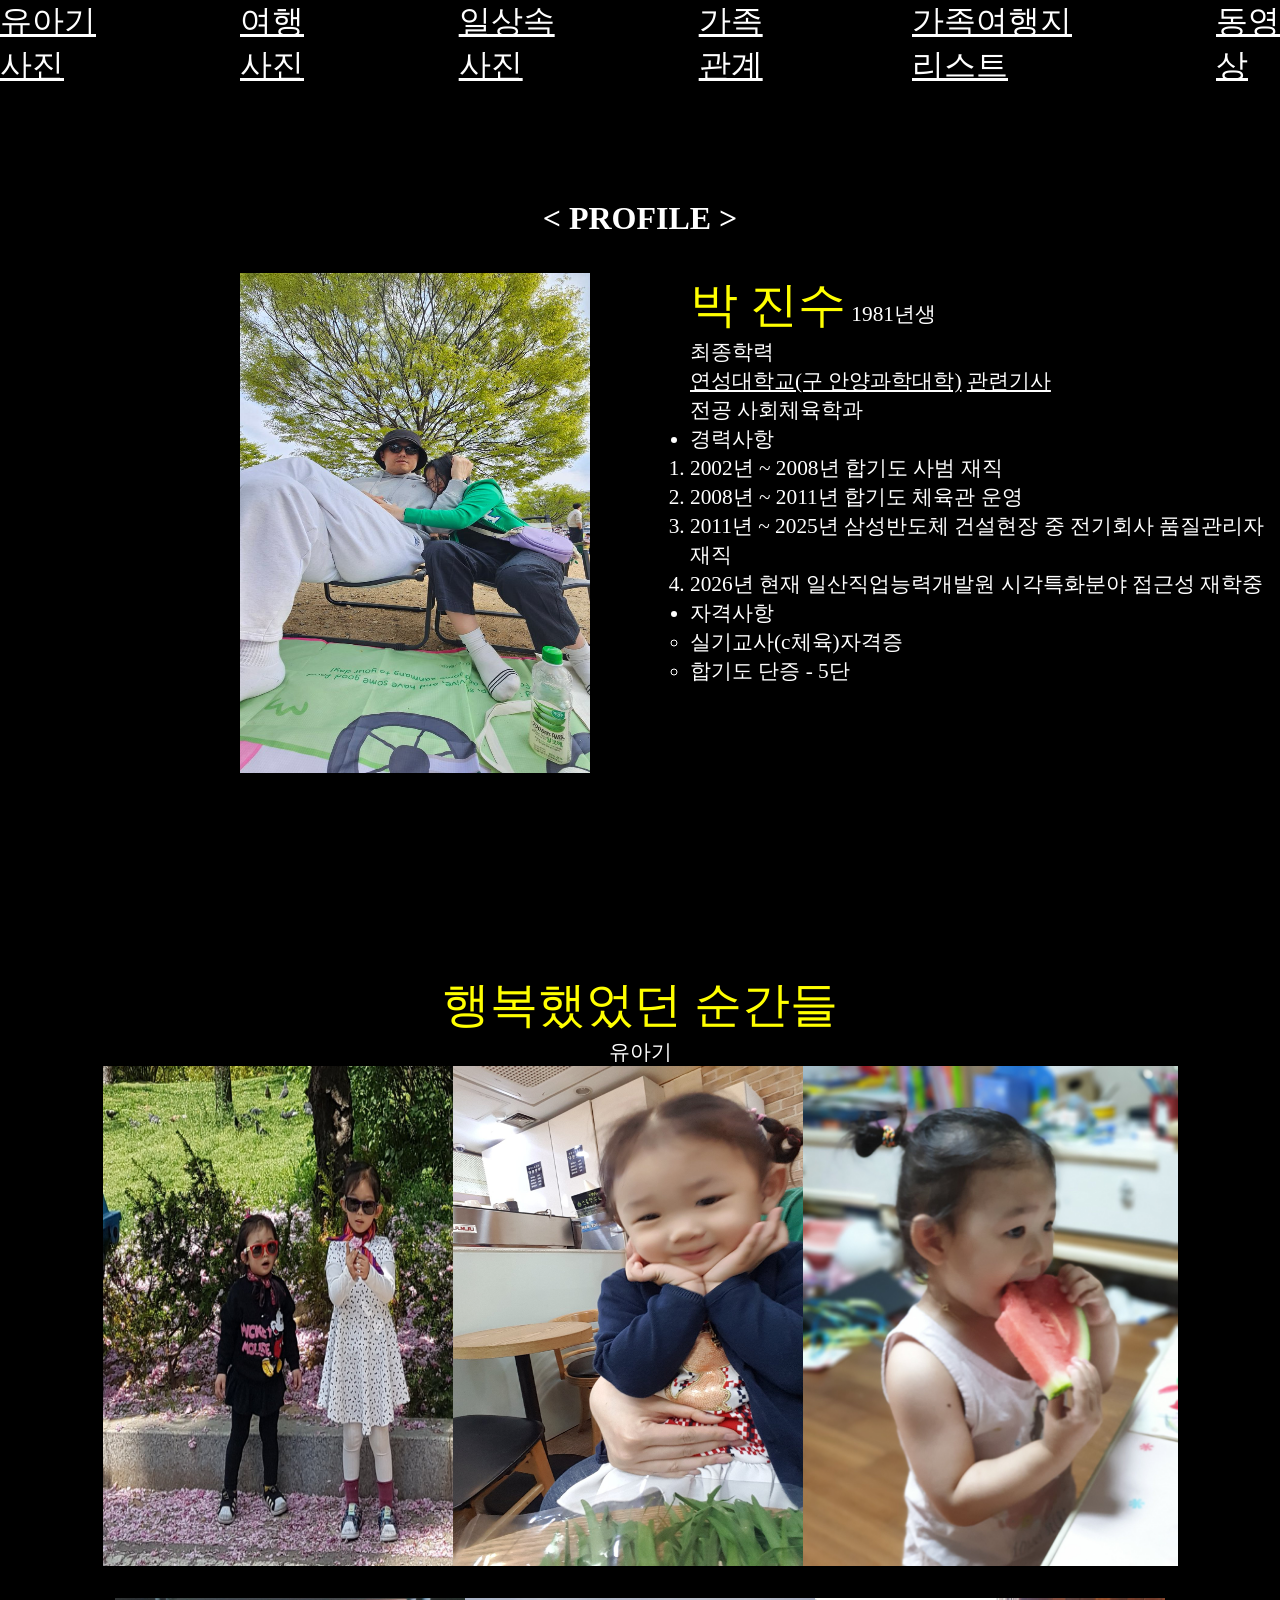
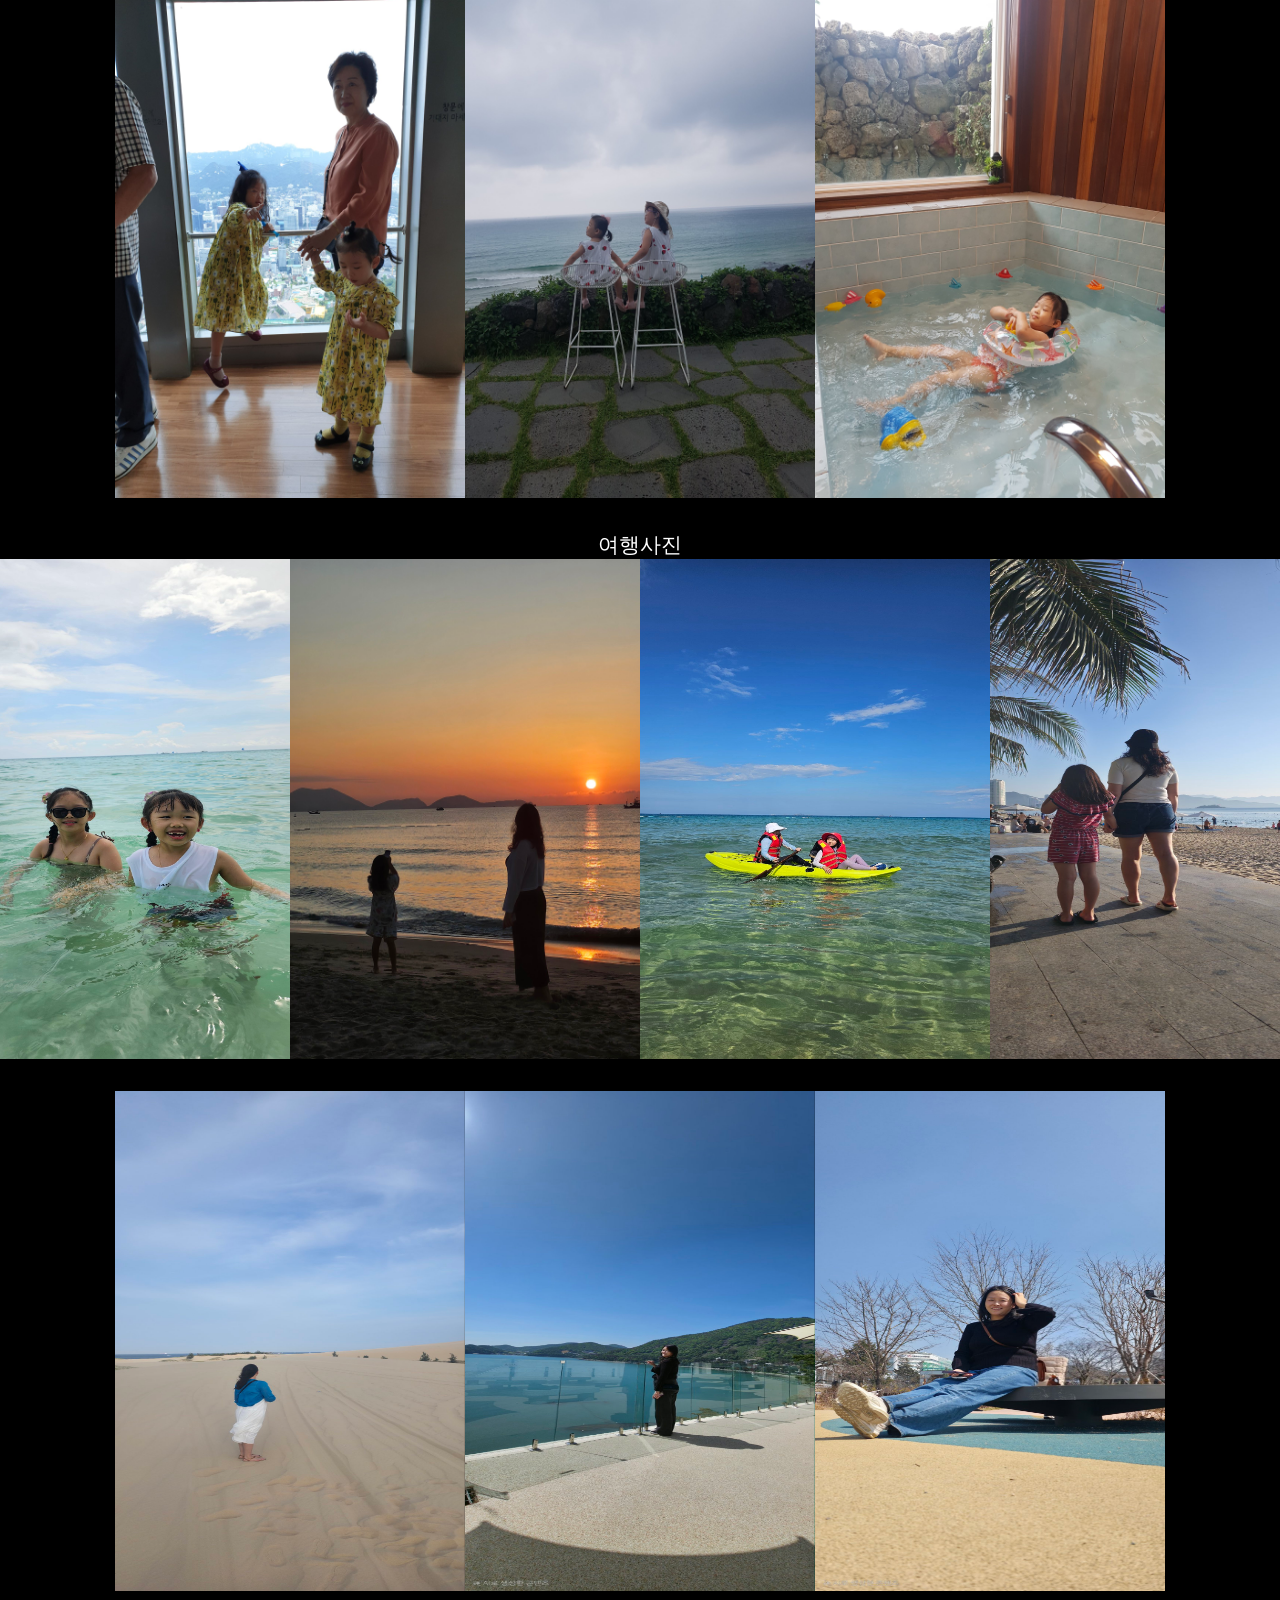
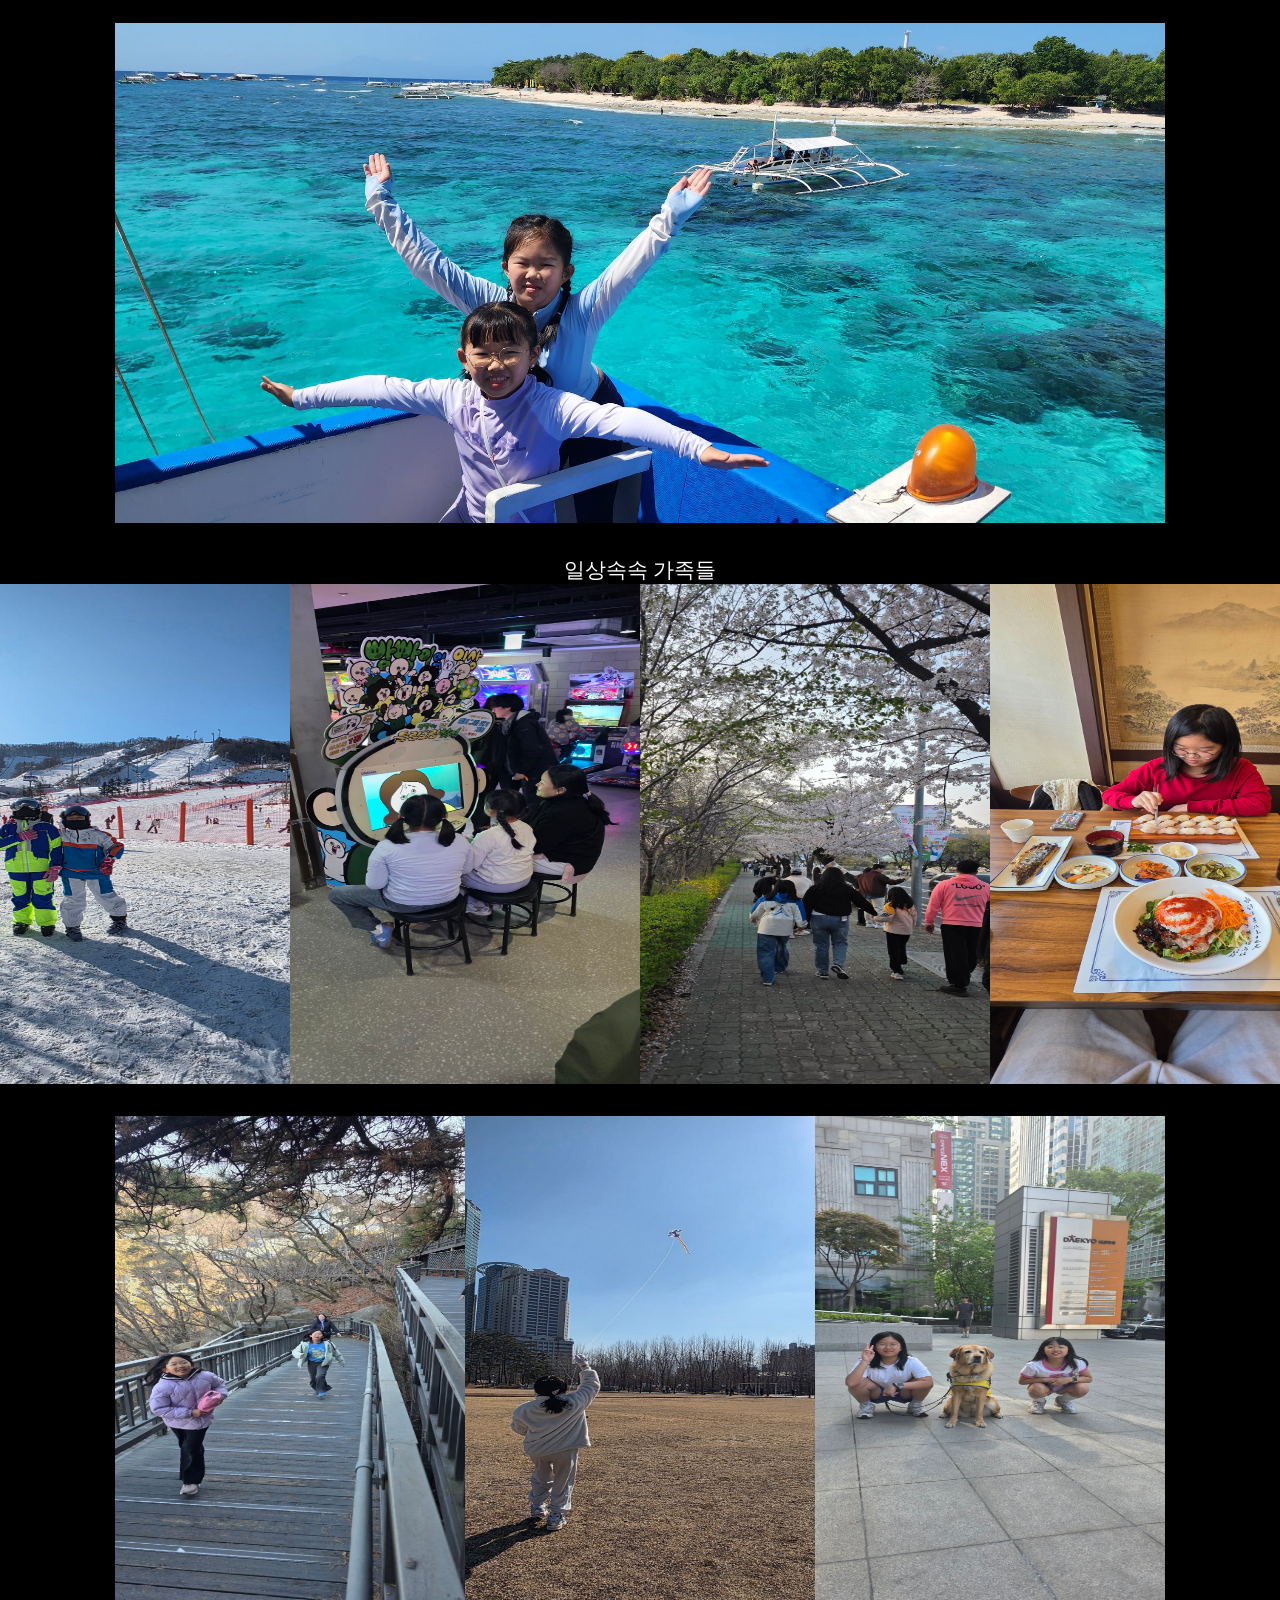
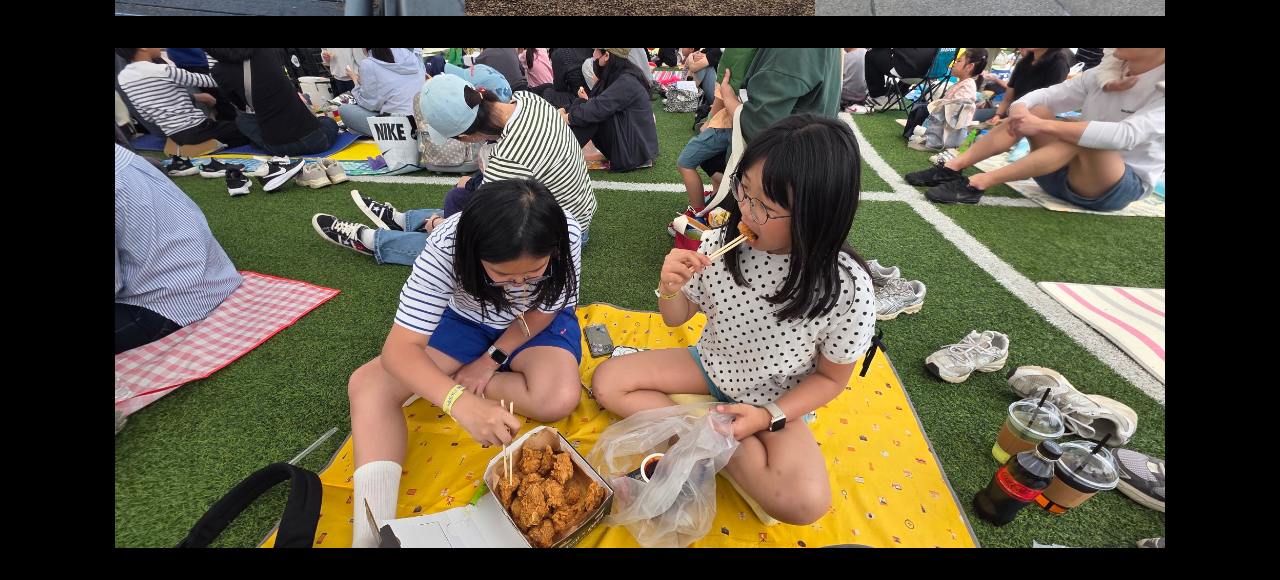
<file: index.html>
<!DOCTYPE html>
<html lang="ko">
<head>
<meta charset="utf-8">

<title>프로필</title>
<style type="text/css">
*{background: black; color:white; margin: 0; padding: 0;}
.top {display: flex; justify-content: center; font-size: 2rem;;}
main {margin-top: 200px;}
.top ul{list-style: none; position: fixed; display: flex; justify-content: center; gap: 10%; width: 100%;}
.top ul li a {background:black;}
#cen{text-align:center;}
.fam li {border: 2px solid white;}
.box {display: flex; justify-content: center; margin-bottom: 2rem;}
.img-box1{display: flex; justify-content: right; width: 50%; margin-right: 100px;}
#dd{color:yellow;}
.text-box{font-size: 16pt;}
.text-box{width: 50%;}
.box2 {display: flex;justify-content: center; margin-bottom: 2rem;}
.img-box2{display: flex; justify-content: right; width: 50%;}
.box3 {display: flex; justify-content: center; margin-bottom: 2rem;}
.img-box3{display: flex;justify-content: centerh;}
#dd1 {color:yellow;}


</style>
</head>


<body>
<div>
<nav class="top">
<ul style="background:black;;">
<li><a href="#dd1">유아기 사진</a></li>
<li><a href="#dd2">여행 사진</a></li>
<li><a href="#dd3">일상속 사진</a></li>
<li><a href="family.html" target="_blank">가족관계</a></li>
<li><a href="list.html" target="_blank">가족여행지 리스트</a></li>
<li><a href="move.html" target="_blank">동영상</a></li>

</ul>
</nav>
</div>
<main>
<div>
<h1 id="cen">&lt; PROFILE &gt;</h1>
<br><br>
</div>


<div class="box">
<div class="img-box1">
<img src="0.jpg" height="500" width="350" alt="박진수에게 안겨있는 큰딸 박시연">
</div>

<div class="text-box">
<span id="dd" style="font-size:3rem;">박 진수</span>
<span>1981년생</span>
<p >최종학력 </p>
<a href="https://www.yeonsung.ac.kr/ko/282/subview.do" target="blank">연성대학교(구 안양과학대학)</a>
<a href="https://www.ohmynews.com/NWS_Web/View/at_pg.aspx?CNTN_CD=A0001732939" target="blank">관련기사</a>
</p><p>전공 사회체육학과</p>
<ul>
<li>경력사항</li>
<ol>
<li>2002년 ~ 2008년 합기도 사범 재직</li>
<li>2008년 ~ 2011년 합기도 체육관 운영</li>
<li>2011년 ~ 2025년 삼성반도체 건설현장 중 전기회사 품질관리자 재직</li>
<li>2026년 현재 일산직업능력개발원 시각특화분야 접근성 재학중</li>
</ol>
<li>자격사항</li>
<ul>
<li>실기교사(c체육)자격증</li>
<li>합기도 단증 - 5단</li>
</ul>
</ul>
</div>
</div>

</div>

<div style="margin-top: 200px;">
<p style="text-align: center; font-size: 3rem;"><span id="dd1">행복했었던 순간들</span></p>
<p style="text-align: center; font-size: 16pt;">유아기</p>

<div class="box3">
<div class="img-box3">
<img src="1.jpg" height="500" width="350" alt="사이좋은 꼬맹이 시연, 하연">
<img src="2.jpg" height="500" width="350" alt="애기 박하연이 꽃받침 하고 이쁜척 하는">
<img src="3.jpg" height="500" widht="350" alt="수박을 애기때부터 좋아했던 하연이">

</div>
</div>
</div>

<div class="box3">
<div class="img-box3">
<img src="4.jpg" height="500" width="350" alt="할머니와 함께 남산타워">
<img src="5.jpg" height="500" width="350" alt="제주도에서 바다가 보이는 카페의 돌담 앞 시연,하연">
<img src="6.jpg"height="500" width="350" alt="우리집 물또 시연이 제주도 팬션에서 물에 떠있는">
</div>
</div>

<div>
<p id="dd2" style="text-align: center; font-size: 16pt;">여행사진</p>


<div class="box3">
<div class="img-box3">
<img src="7.jpg"height="500" width="350" alt="비오는 보라카이 바닷속 시연, 하연">
<img src="8.jpg"height="500" width="350" alt="베트남의 해돋이를 감상하는 모녀">
<img src="9.jpg"height="500" width="350" alt="베트남 바다에서 카약 타는 시연,하연">
<img src="10.jpg"height="500" width="350" alt="베트남 해변가를 걷는 모녀">
</div>
</div>
</div>

<div class="box3">
<div class="img-box3">
<img src="11.jpg" height="500" width="350" alt="베트남 사막을 걷는 마누라 뒷모습">
<img src="12.jpg" height="500" width="350" alt="여수 바닷가 카페에서 바다를 바라보는 마누라">
<img src="13.jpg" height="500" width="350" alt="공원에 앉아 이쁜척 하는 마누라">
</div>
</div>

<div class="box3">
<div class="img-box3">
<img src="14.jpg" height="500" width="1050" alt="보홀 이쁜 바다에서 스노쿨링중 배 위에서 신난 시연,하연">
</div>
</div>

<div>
<p id="dd3" style="text-align: center; font-size: 16pt;">일상속속 가족들</p>


<div class="box3">
<div class="img-box3">
<img src="15.jpg"height="500" width="350" alt="스키장에서 한컷 찍은 시연,하연">
<img src="16.jpg"height="500" width="350" alt="오락실에서 게임하는 세 모녀">
<img src="17.jpg"height="500" width="350" alt="벗꽃놀이 가는 세 모녀">
<img src="18.jpg"height="500" width="350" alt="아빠랑 초밥 먹으러 온 시연">
</div>
</div>
</div>

<div class="box3">
<div class="img-box3">
<img src="19.jpg" height="500" width="350" alt="관악산 베리어프리 등산로를 오르는 가족들">
<img src="20.jpg" height="500" width="350" alt="공원에서 연날리는 하연">
<img src="21.jpg" height="500" width="350" alt="앉아있는 강아지 세 마리">
</div>
</div>
<div class="box3">
<div class="img-box3">
<img src="22.jpg" height="500" width="1050" alt="공원에서 치킨 먹는 시연,하연">
</div>
</div>








</main>
</body>
</html>
</file>
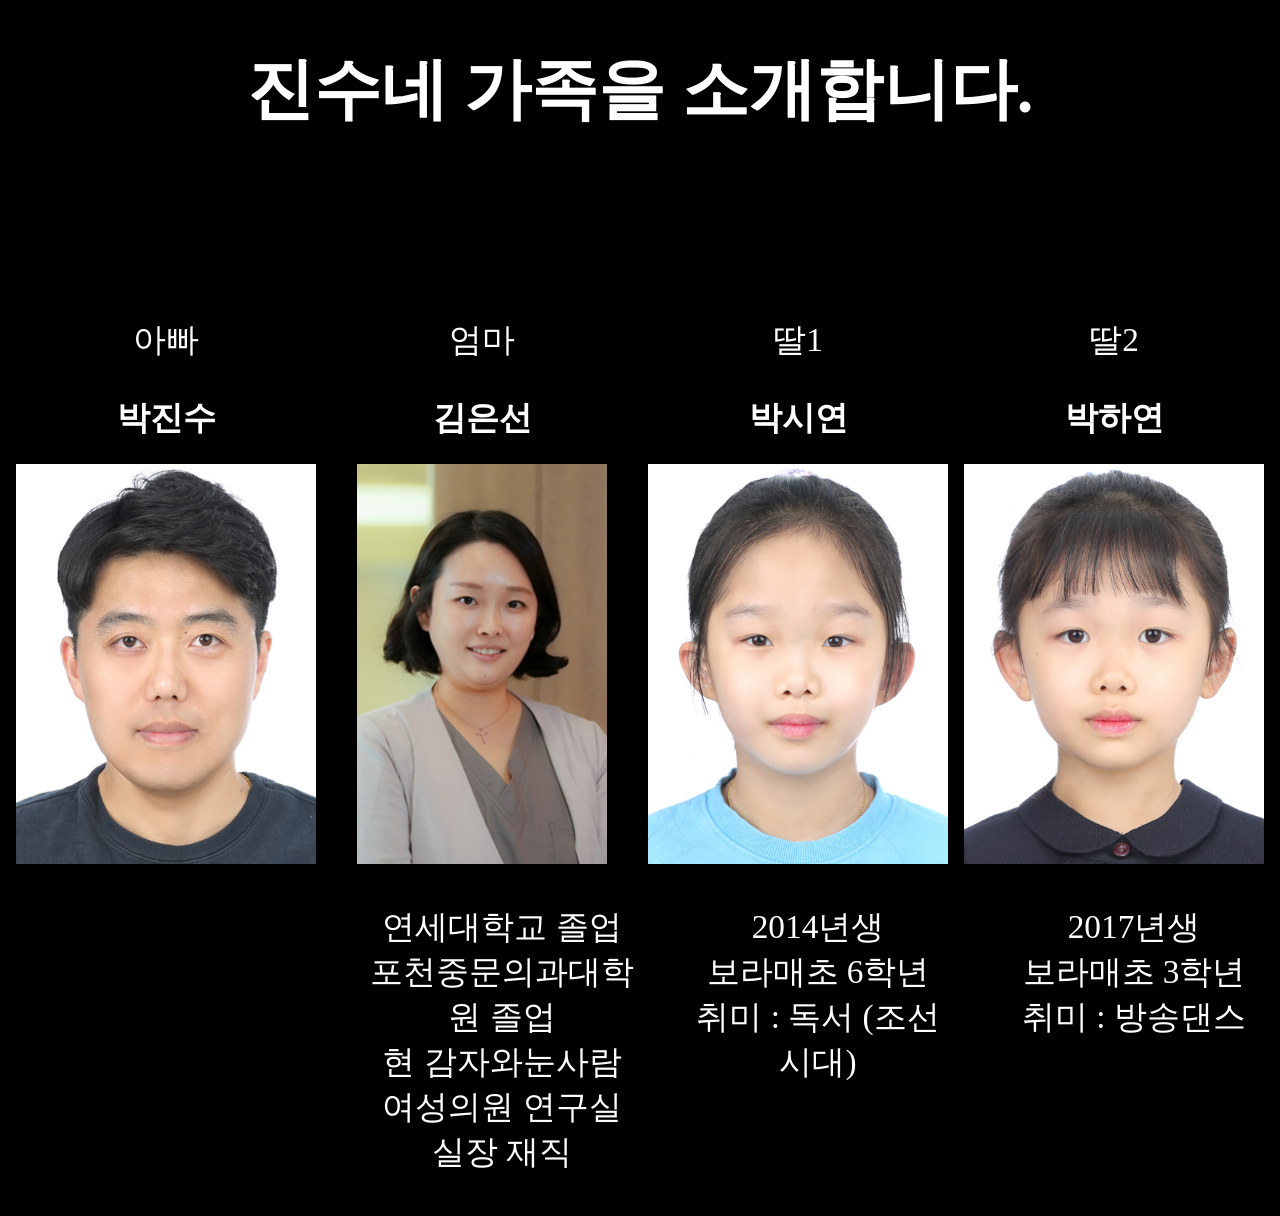
<file: family.html>
<!DOCTYPE html>
<html lang="ko">
<head>
<meta charset="utf-8">

<title>family</title>

<style type="text/css">
*{background: black; color:white; font-size: 25pt;}
.family {margin-top: 150px; display: flex; justify-content: center;}
.info {text-align: center; font-size: 2rem}
.name {text-align: center; width: 25%;}
ul{list-style: none;}
</style>
</head>
<body>

<h1 class="info">진수네 가족을 소개합니다.</h1>

<div class="family">
<div class="name">
<p>아빠</p>
<h1>박진수</h1>
<img src="jin.jpg" height="400" width="300"  alt="박진수 증명사진">
</div>

<div class="name">
<p>엄마</p>
<h1>김은선</h1>
<img src="eunsun.jpg" height="400" width="250"  alt="김은선 증명사진">
<ul>
<li>연세대학교 졸업</li>
<li>포천중문의과대학원 졸업</li>
<li>현 감자와눈사람 여성의원 연구실 실장 재직</li>
</ul>
</div>

<div class="name">
<p>딸1</p>
<h1>박시연</h1>
<img src="si.jpg" height="400" width="300"  alt="박시연 증명사진">
<ul>
<li>2014년생</li>
<li>보라매초 6학년</li>
<li>취미 : 독서 (조선시대)</li>
</ul>

</div>

<div class="name">
<p>딸2</p>
<h1>박하연</h1>
<img src="ha.jpg" height="400" width="300"  alt="박하연 증명사진">
<ul>
<li>2017년생</li>
<li>보라매초 3학년</li>
<li>취미 :  방송댄스</li>
</ul>

</div>




<div>
</body>
</html>
</file>
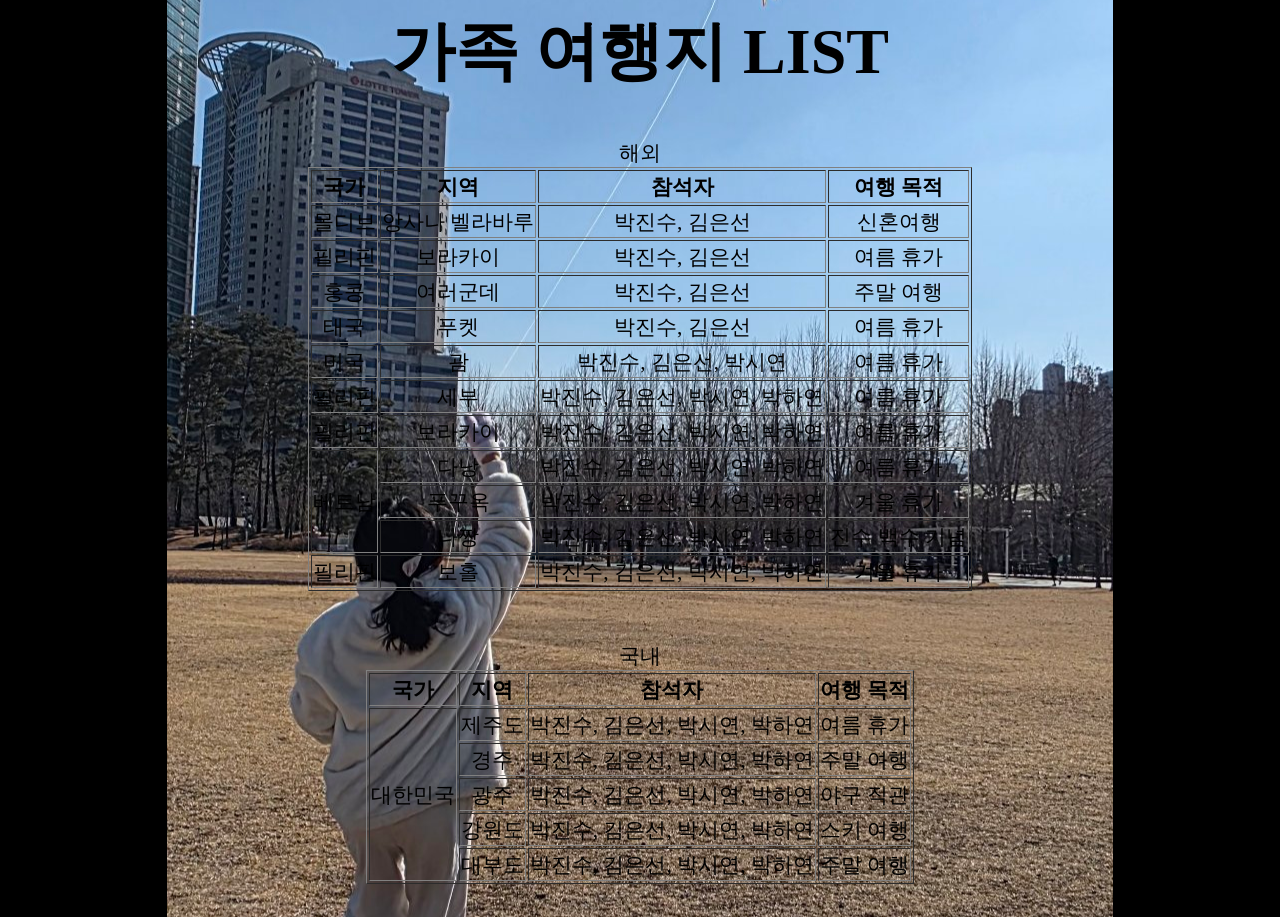
<file: list.html>
<!doc type html>
<html lang="ko">
<head>
<meta charset="utf-8">
<title>가족 여행지 LIST.</title>
<style type="text/css">
*{font-size: 16pt;}
body {background-image: url("20.jpg"); background-repeat: no-repeat;background-position: center; background-color: black;;}

#title {text-align: center; font-size: 3rem;}
.list {display:flex; justify-content: center;} 
#jinsoo {display: none;}
table {text-align: center;}
#jinsoo1 {display: none;}

</style>
</head>
<body>
<h1 id="title">가족 여행지 LIST</h1>

<div  class="list">
<table border="1" aria-describedby="jinsoo">

<caption>해외</caption>

<tr><th>국가</th><th>지역</th><th>참석자</th><th>여행 목적</th></tr>
<tr><td>몰디브</td><td>앙사나 벨라바루</td><td>박진수, 김은선</td><td>신혼여행</td></tr>
<tr><td>필리핀</td><td>보라카이</td><td>박진수, 김은선</td><td>여름 휴가</td></tr>
<tr><td>홍콩</td><td>여러군데</td><td>박진수, 김은선</td><td>주말 여행</td></tr>
<tr><td>태국</td><td>푸켓</td><td>박진수, 김은선</td><td>여름 휴가</td></tr>
<tr><td>미국</td><td>괌</td><td>박진수,  김은선, 박시연</td><td>여름 휴가</td></tr>
<tr><td>필리핀</td><td>세부</td><td>박진수,  김은선, 박시연, 박하연</td><td>여름 휴가</td></tr>
<tr><td>필리핀</td><td>보라카이</td><td>박진수,  김은선, 박시연, 박하연</td><td>여름 휴가</td></tr>
<tr><td rowspan="3">베트남</td><td>다낭</td><td>박진수,  김은선, 박시연, 박하연</td><td>여름 휴가</td></tr>
<tr><td>푸꾸옥</td><td>박진수,  김은선, 박시연, 박하연</td><td>겨울 휴가</td></tr>
<tr><td>나짱</td><td>박진수,  김은선, 박시연, 박하연</td><td>진수 백수 기념</td></tr>
<tr><td>필리핀</td><td>보홀</td><td>박진수,  김은선, 박시연, 박하연</td><td>겨울 휴가</td></tr>
</table>
</div>
<div>
<p id="jinsoo">이 표는 진수가족이 다녀온 해외여행지 입니다.</p>
</div>



<div  class="list" style="margin-top: 50px;">
<table border="1" aria-describedby="jinsoo1">

<caption>국내</caption>

<tr><th>국가</th><th>지역</th><th>참석자</th><th>여행 목적</th></tr>
<tr><td rowspan="5">대한민국</td><td>제주도</td><td>박진수, 김은선, 박시연, 박하연</td><td>여름 휴가</td></tr>
<tr><td>경주</td><td>박진수, 김은선, 박시연, 박하연</td><td>주말 여행</td></tr>
<tr><td>광주</td><td>박진수, 김은선, 박시연, 박하연</td><td>야구 직관</td></tr>
<tr><td>강원도</td><td>박진수, 김은선, 박시연, 박하연</td><td>스키 여행</td></tr>
<tr><td>대부도</td><td>박진수, 김은선, 박시연, 박하연</td><td>주말 여행</td></tr>


</table>
</div>


<div>
<p id="jinsoo1">이 표는 진수가족이 다녀온 국내여행지 입니다.</p>
</div>



 
</body>
</html>
.back {
</file>
